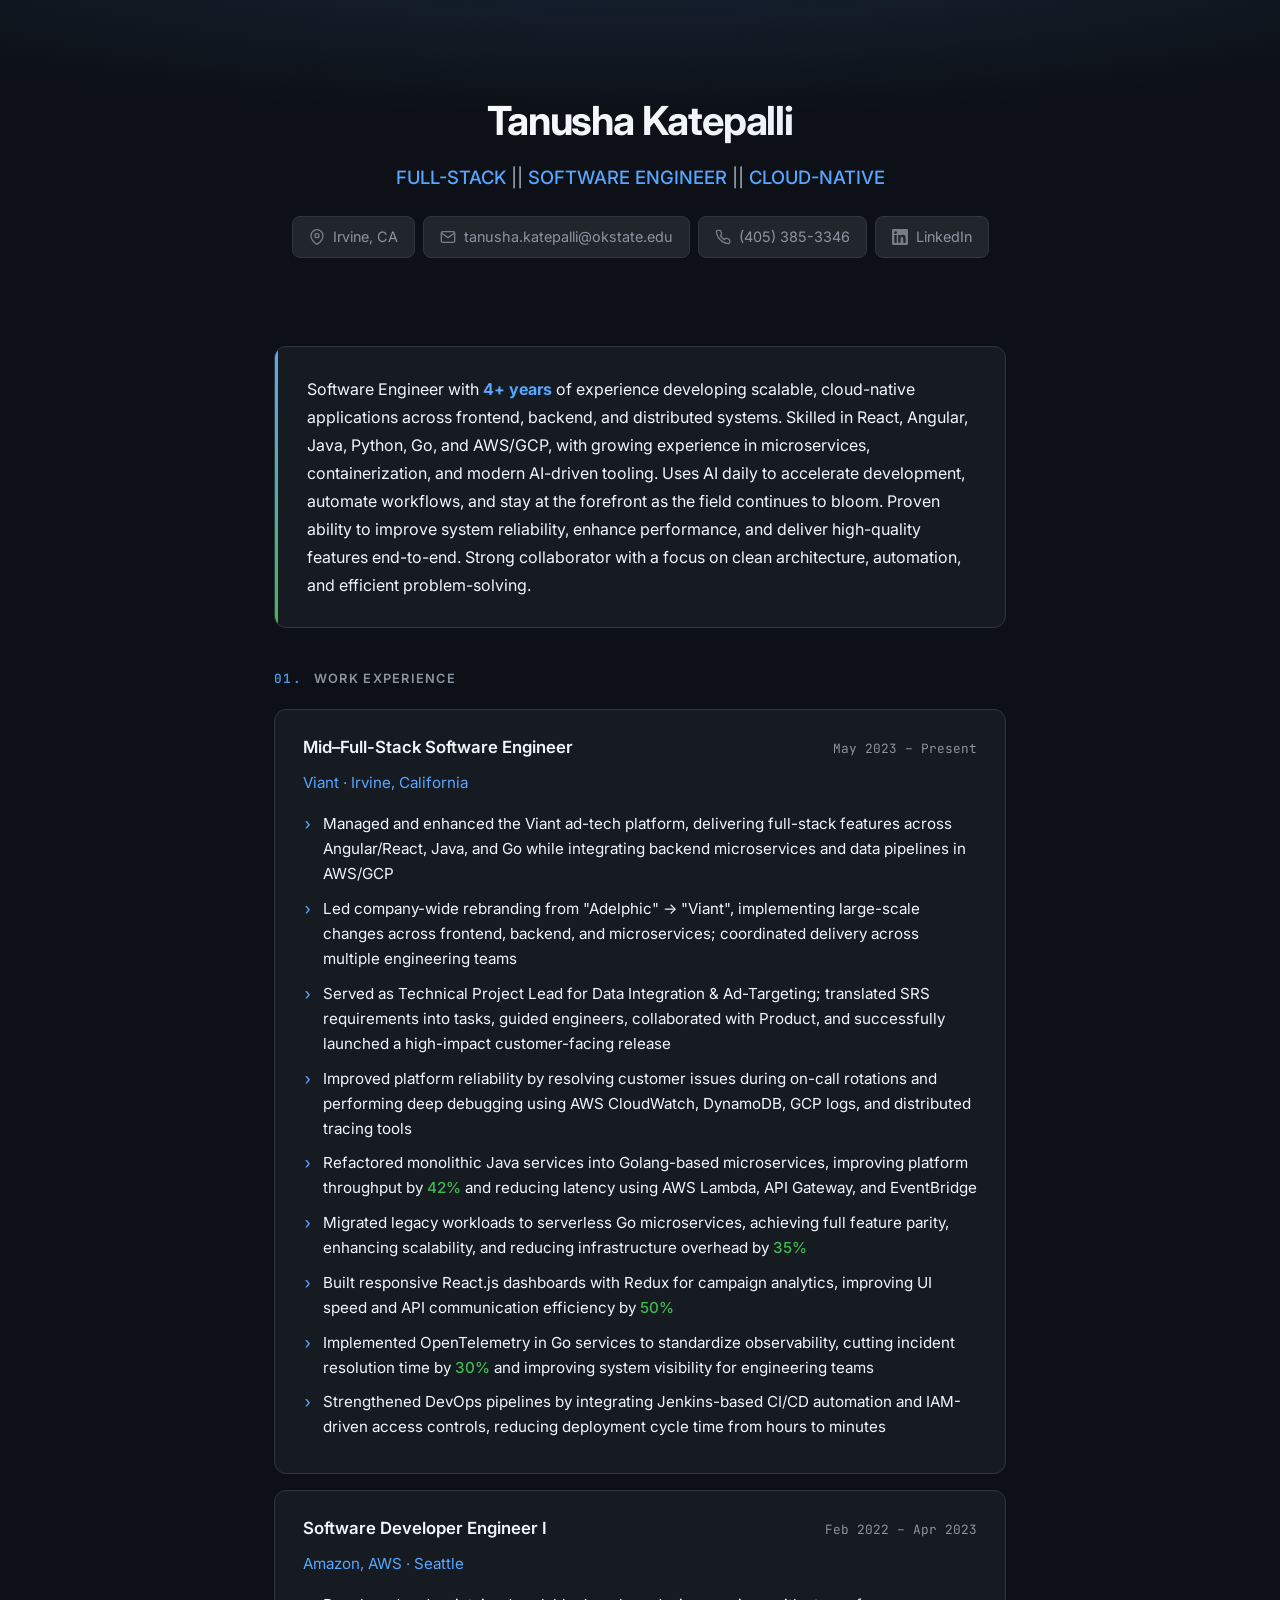
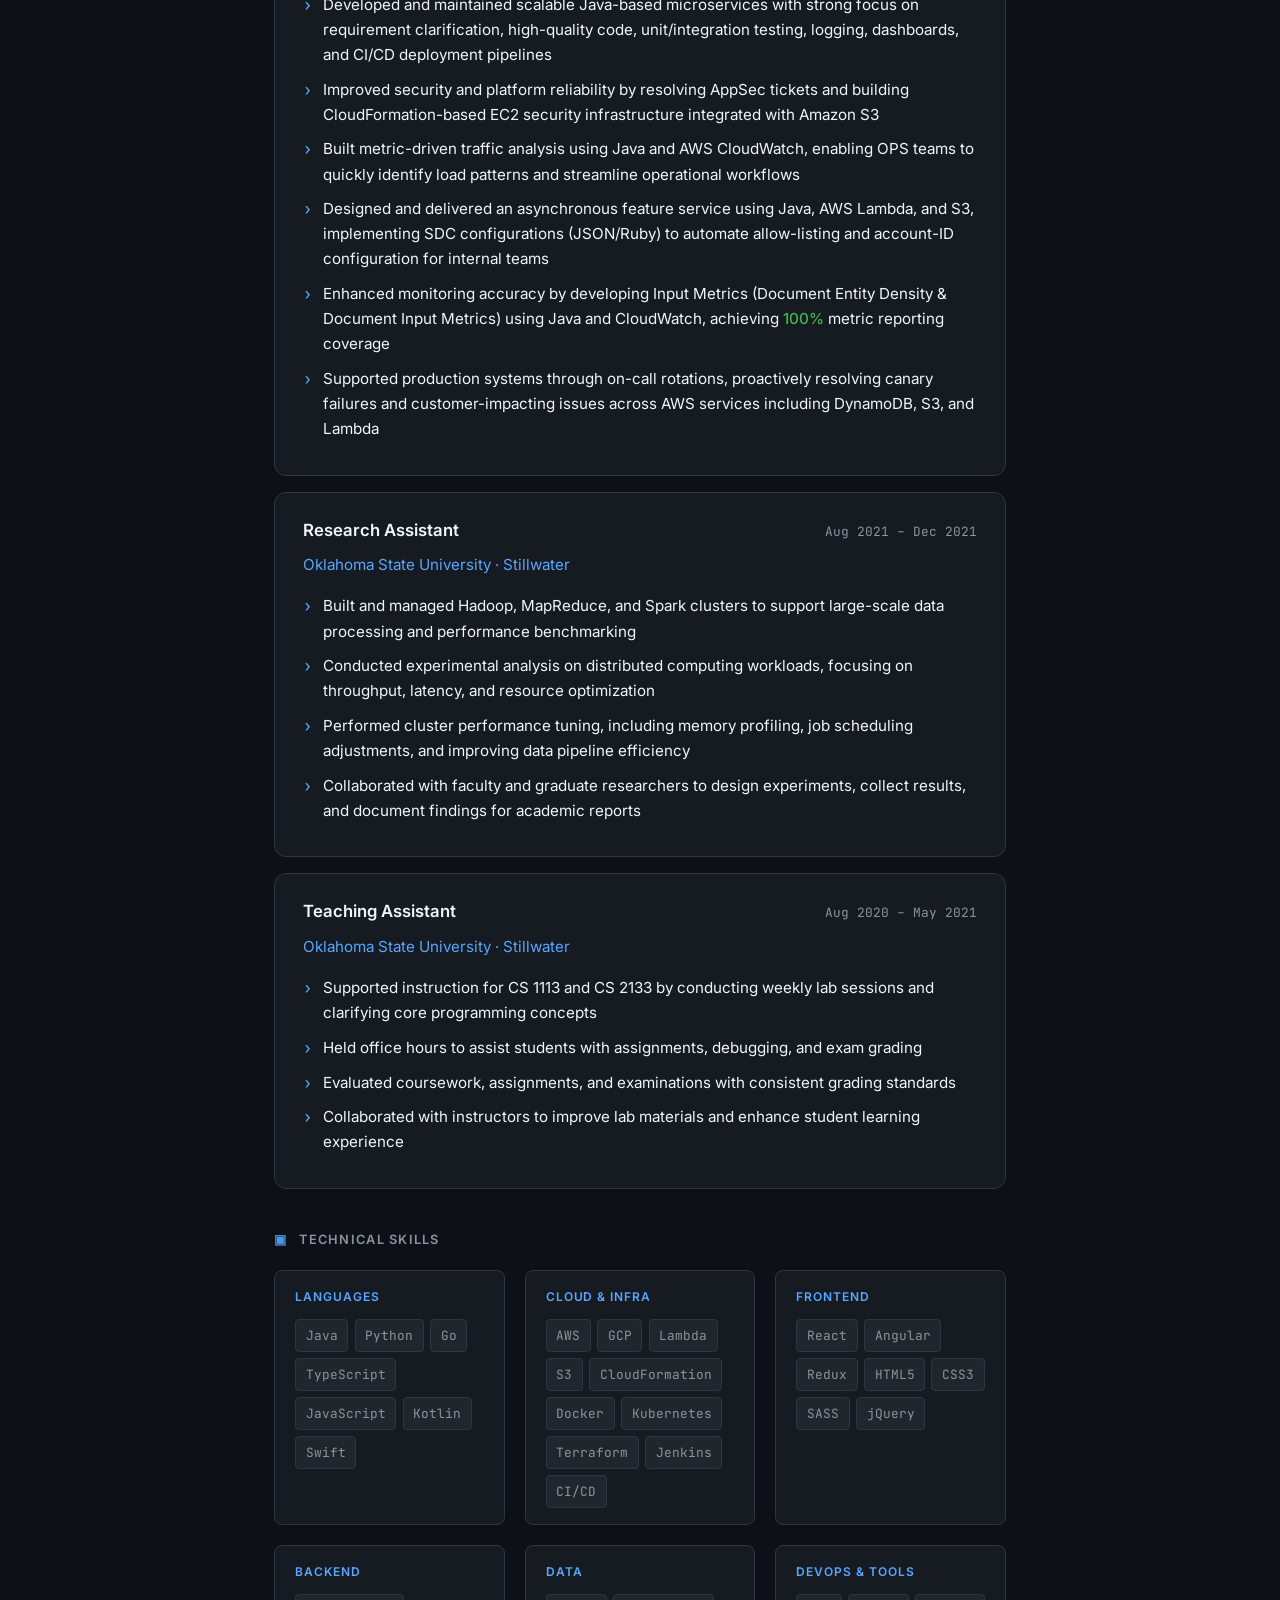
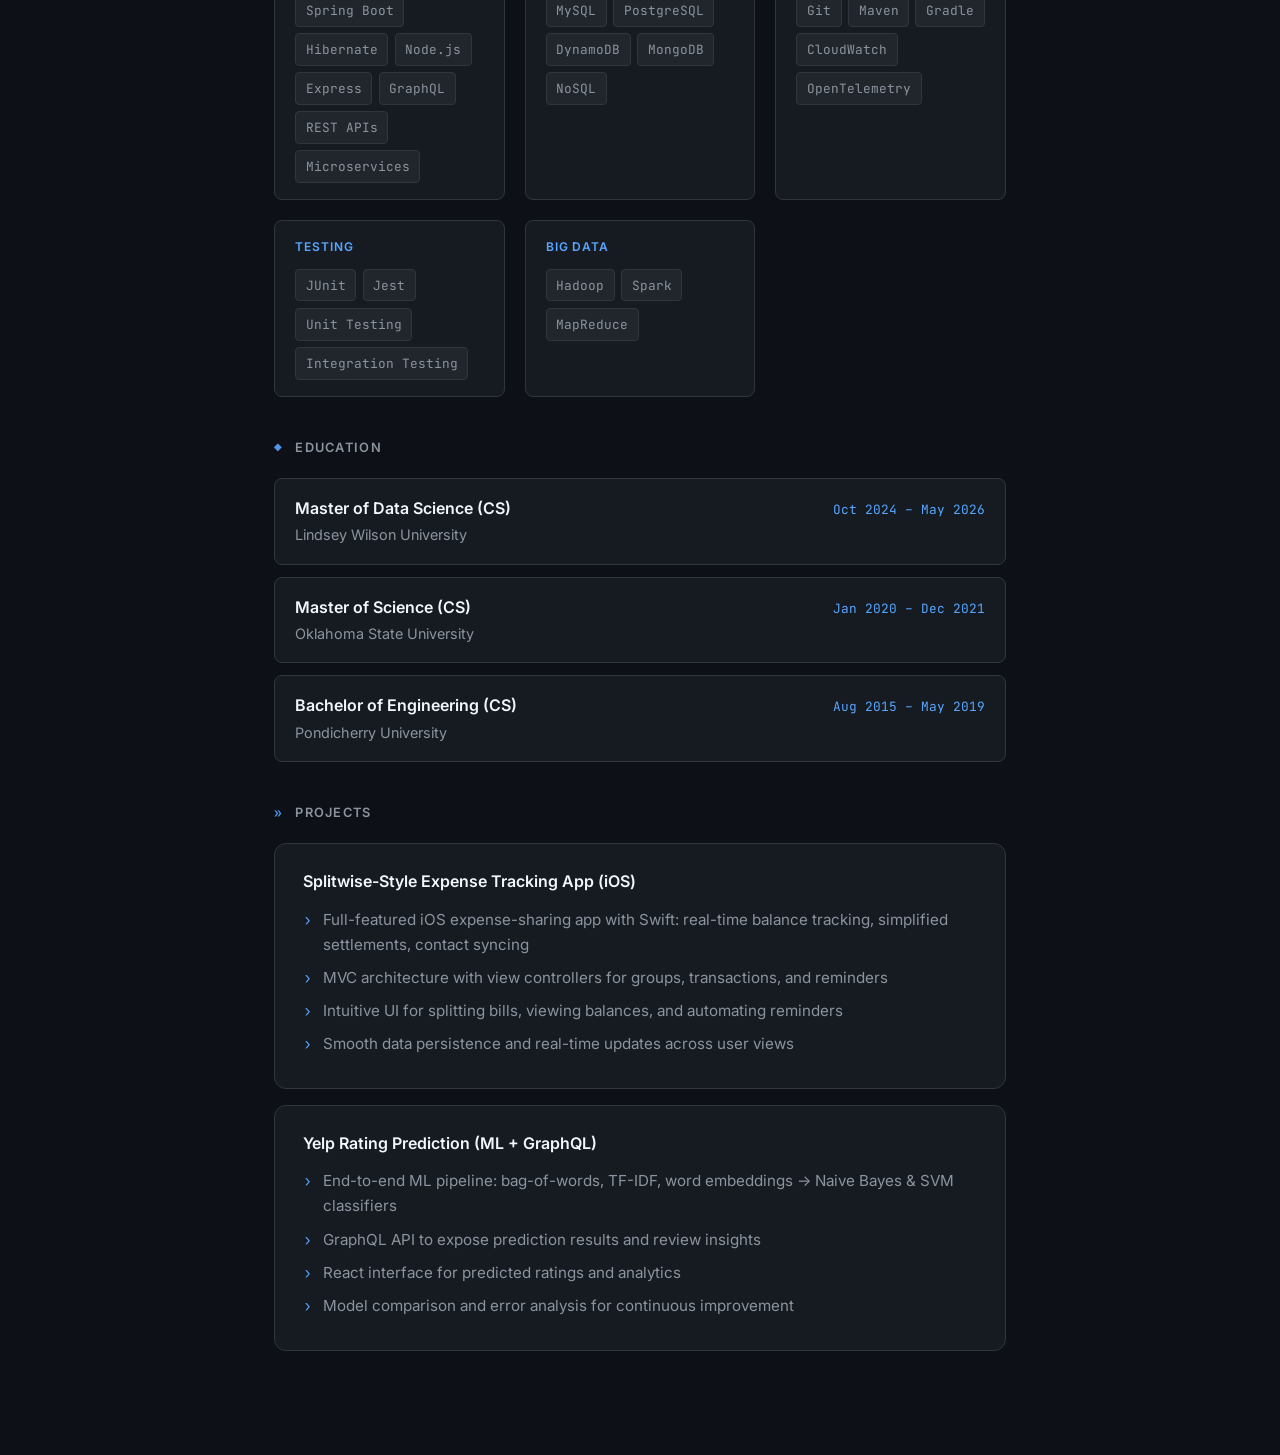
<file: Tanusha-Katepalli-Profile.html>
<!DOCTYPE html>
<html lang="en">
<head>
  <meta charset="UTF-8">
  <meta name="viewport" content="width=device-width, initial-scale=1.0">
  <title>Tanusha Katepalli | Software Engineer</title>
  <link rel="preconnect" href="https://fonts.googleapis.com">
  <link rel="preconnect" href="https://fonts.gstatic.com" crossorigin>
  <link href="https://fonts.googleapis.com/css2?family=Inter:wght@400;500;600;700&family=JetBrains+Mono:wght@400;500&display=swap" rel="stylesheet">
  <style>
    :root {
      --bg: #0d1117;
      --bg-elevated: #161b22;
      --surface: #21262d;
      --surface-hover: #30363d;
      --text: #f0f6fc;
      --text-muted: #8b949e;
      --accent: #58a6ff;
      --accent-glow: rgba(88, 166, 255, 0.15);
      --accent-dim: #79c0ff;
      --green: #3fb950;
      --border: #30363d;
      --radius: 8px;
      --radius-lg: 12px;
      --transition: 0.2s ease;
    }
    *, *::before, *::after { box-sizing: border-box; margin: 0; padding: 0; }
    html { scroll-behavior: smooth; }
    body {
      font-family: 'Inter', -apple-system, BlinkMacSystemFont, sans-serif;
      background: var(--bg);
      color: var(--text);
      line-height: 1.65;
      min-height: 100vh;
      -webkit-font-smoothing: antialiased;
    }
    body::before {
      content: "";
      position: fixed;
      top: 0; left: 0; right: 0; height: 400px;
      background: radial-gradient(ellipse 80% 50% at 50% -20%, var(--accent-glow), transparent);
      pointer-events: none;
      z-index: 0;
    }
    .container {
      position: relative;
      z-index: 1;
      max-width: 780px;
      margin: 0 auto;
      padding: 3rem 1.5rem 4rem;
    }
    header {
      text-align: center;
      margin-bottom: 3rem;
      padding: 2.5rem 0;
    }
    h1 {
      font-size: 2.5rem;
      font-weight: 700;
      letter-spacing: -0.03em;
      margin-bottom: 0.5rem;
      background: linear-gradient(135deg, #fff 0%, #e6edf3 100%);
      -webkit-background-clip: text;
      -webkit-text-fill-color: transparent;
      background-clip: text;
    }
    .tagline {
      font-size: 1.15rem;
      color: var(--text-muted);
      font-weight: 500;
      margin-bottom: 1.5rem;
    }
    .tagline span { color: var(--accent); }
    .contact-bar {
      display: flex;
      flex-wrap: wrap;
      justify-content: center;
      gap: 0.5rem;
    }
    .contact-link {
      display: inline-flex;
      align-items: center;
      gap: 0.5rem;
      padding: 0.5rem 1rem;
      background: var(--surface);
      border: 1px solid var(--border);
      border-radius: var(--radius);
      color: var(--text-muted);
      text-decoration: none;
      font-size: 0.9rem;
      transition: all var(--transition);
    }
    .contact-link:hover {
      background: var(--surface-hover);
      border-color: var(--accent);
      color: var(--accent);
    }
    a.contact-link { cursor: pointer; }
    span.contact-link { cursor: default; pointer-events: none; }
    .contact-link svg { flex-shrink: 0; opacity: 0.8; }
    .summary {
      background: var(--bg-elevated);
      border: 1px solid var(--border);
      border-radius: var(--radius-lg);
      padding: 1.75rem 2rem;
      margin-bottom: 2.5rem;
      font-size: 1rem;
      line-height: 1.75;
      position: relative;
      overflow: hidden;
    }
    .summary::before {
      content: "";
      position: absolute;
      left: 0; top: 0; bottom: 0;
      width: 3px;
      background: linear-gradient(180deg, var(--accent), var(--green));
      border-radius: 3px 0 0 3px;
    }
    .summary strong { color: var(--accent); }
    .section {
      margin-bottom: 2.5rem;
    }
    .section-title {
      display: flex;
      align-items: center;
      gap: 0.75rem;
      font-size: 0.8rem;
      font-weight: 600;
      text-transform: uppercase;
      letter-spacing: 0.1em;
      color: var(--text-muted);
      margin-bottom: 1.25rem;
    }
    .section-title::before {
      font-family: 'JetBrains Mono', monospace;
      color: var(--accent);
      opacity: 0.9;
    }
    .section-title--experience::before { content: "01."; }
    .section-title--skills::before { content: "▣"; }
    .section-title--education::before { content: "◆"; }
    .section-title--projects::before { content: "»"; }
    .card {
      background: var(--bg-elevated);
      border: 1px solid var(--border);
      border-radius: var(--radius-lg);
      padding: 1.5rem 1.75rem;
      margin-bottom: 1rem;
      transition: border-color var(--transition), box-shadow var(--transition);
    }
    .card:hover {
      border-color: var(--surface-hover);
      box-shadow: 0 4px 12px rgba(0, 0, 0, 0.3);
    }
    .card-header {
      display: flex;
      flex-wrap: wrap;
      justify-content: space-between;
      align-items: baseline;
      gap: 0.5rem;
      margin-bottom: 0.5rem;
    }
    .card-title { font-weight: 600; font-size: 1.05rem; }
    .card-meta {
      font-family: 'JetBrains Mono', monospace;
      font-size: 0.8rem;
      color: var(--text-muted);
    }
    .card-subtitle {
      color: var(--accent);
      font-size: 0.95rem;
      margin-bottom: 1rem;
    }
    .card ul { list-style: none; }
    .card li {
      position: relative;
      padding-left: 1.25rem;
      margin-bottom: 0.6rem;
      font-size: 0.95rem;
    }
    .card li::before {
      content: "›";
      position: absolute;
      left: 0;
      font-family: 'JetBrains Mono', monospace;
      color: var(--accent);
      font-weight: 500;
    }
    .highlight { color: var(--green); font-weight: 500; }
    .skills-grid {
      display: grid;
      grid-template-columns: repeat(auto-fill, minmax(200px, 1fr));
      gap: 1.25rem;
    }
    .skill-group {
      background: var(--bg-elevated);
      border: 1px solid var(--border);
      border-radius: var(--radius);
      padding: 1rem 1.25rem;
      transition: border-color var(--transition);
    }
    .skill-group:hover { border-color: var(--surface-hover); }
    .skill-group-title {
      font-size: 0.75rem;
      font-weight: 600;
      text-transform: uppercase;
      letter-spacing: 0.08em;
      color: var(--accent);
      margin-bottom: 0.75rem;
    }
    .skill-tags {
      display: flex;
      flex-wrap: wrap;
      gap: 0.4rem;
    }
    .skill-tag {
      font-family: 'JetBrains Mono', monospace;
      font-size: 0.8rem;
      background: var(--surface);
      border: 1px solid var(--border);
      padding: 0.3rem 0.6rem;
      border-radius: 4px;
      color: var(--text-muted);
    }
    .edu-card {
      display: flex;
      flex-wrap: wrap;
      justify-content: space-between;
      align-items: baseline;
      gap: 0.5rem;
      background: var(--bg-elevated);
      border: 1px solid var(--border);
      border-radius: var(--radius);
      padding: 1rem 1.25rem;
      margin-bottom: 0.75rem;
      transition: border-color var(--transition);
    }
    .edu-card:hover { border-color: var(--surface-hover); }
    .edu-degree { font-weight: 600; }
    .edu-school { color: var(--text-muted); font-size: 0.9rem; }
    .edu-date { font-family: 'JetBrains Mono', monospace; font-size: 0.8rem; color: var(--accent); }
    .project-card {
      background: var(--bg-elevated);
      border: 1px solid var(--border);
      border-radius: var(--radius-lg);
      padding: 1.5rem 1.75rem;
      margin-bottom: 1rem;
      transition: border-color var(--transition), box-shadow var(--transition);
    }
    .project-card:hover {
      border-color: var(--surface-hover);
      box-shadow: 0 4px 12px rgba(0, 0, 0, 0.3);
    }
    .project-title {
      font-weight: 600;
      margin-bottom: 0.75rem;
      color: var(--text);
    }
    .project-card ul { list-style: none; }
    .project-card li {
      position: relative;
      padding-left: 1.25rem;
      margin-bottom: 0.5rem;
      font-size: 0.95rem;
      color: var(--text-muted);
    }
    .project-card li::before {
      content: "›";
      position: absolute;
      left: 0;
      font-family: 'JetBrains Mono', monospace;
      color: var(--accent);
    }
    @media (max-width: 640px) {
      .container { padding: 2rem 1rem; }
      h1 { font-size: 2rem; }
      .contact-bar { flex-direction: column; align-items: center; }
      .contact-link { width: 100%; justify-content: center; }
    }
    @media print {
      body::before { display: none; }
      body { background: #fff; color: #111; }
      .card, .summary, .skill-group, .edu-card, .project-card {
        border-color: #d0d7de;
        box-shadow: none;
      }
      .contact-link { border-color: #d0d7de; }
      .section-title::before, .highlight { color: #0969da; }
      .card-subtitle, .skill-group-title, .edu-date { color: #0969da; }
    }
  </style>
</head>
<body>
  <div class="container">
    <header>
      <h1>Tanusha Katepalli</h1>
      <p class="tagline"><span>FULL-STACK</span> || <span>SOFTWARE ENGINEER</span> || <span>CLOUD-NATIVE</span></p>
      <div class="contact-bar">
        <span class="contact-link">
          <svg width="16" height="16" viewBox="0 0 24 24" fill="none" stroke="currentColor" stroke-width="2"><path d="M21 10c0 7-9 13-9 13s-9-6-9-13a9 9 0 0 1 18 0z"/><circle cx="12" cy="10" r="3"/></svg>
          Irvine, CA
        </span>
        <a href="mailto:tanusha.katepalli@okstate.edu" class="contact-link">
          <svg width="16" height="16" viewBox="0 0 24 24" fill="none" stroke="currentColor" stroke-width="2"><path d="M4 4h16c1.1 0 2 .9 2 2v12c0 1.1-.9 2-2 2H4c-1.1 0-2-.9-2-2V6c0-1.1.9-2 2-2z"/><polyline points="22,6 12,13 2,6"/></svg>
          tanusha.katepalli@okstate.edu
        </a>
        <a href="tel:+14053853346" class="contact-link">
          <svg width="16" height="16" viewBox="0 0 24 24" fill="none" stroke="currentColor" stroke-width="2"><path d="M22 16.92v3a2 2 0 0 1-2.18 2 19.79 19.79 0 0 1-8.63-3.07 19.5 19.5 0 0 1-6-6 19.79 19.79 0 0 1-3.07-8.67A2 2 0 0 1 4.11 2h3a2 2 0 0 1 2 1.72 12.84 12.84 0 0 0 .7 2.81 2 2 0 0 1-.45 2.11L8.09 9.91a16 16 0 0 0 6 6l1.27-1.27a2 2 0 0 1 2.11-.45 12.84 12.84 0 0 0 2.81.7A2 2 0 0 1 22 16.92z"/></svg>
          (405) 385-3346
        </a>
        <a href="https://linkedin.com/in/tanushakatepalli/" target="_blank" rel="noopener" class="contact-link">
          <svg width="16" height="16" viewBox="0 0 24 24" fill="currentColor"><path d="M20.447 20.452h-3.554v-5.569c0-1.328-.027-3.037-1.852-3.037-1.853 0-2.136 1.445-2.136 2.939v5.667H9.351V9h3.414v1.561h.046c.477-.9 1.637-1.85 3.37-1.85 3.601 0 4.267 2.37 4.267 5.455v6.286zM5.337 7.433c-1.144 0-2.063-.926-2.063-2.065 0-1.138.92-2.063 2.063-2.063 1.14 0 2.064.925 2.064 2.063 0 1.139-.925 2.065-2.064 2.065zm1.782 13.019H3.555V9h3.564v11.452zM22.225 0H1.771C.792 0 0 .774 0 1.729v20.542C0 23.227.792 24 1.771 24h20.451C23.2 24 24 23.227 24 22.271V1.729C24 .774 23.2 0 22.222 0h.003z"/></svg>
          LinkedIn
        </a>
      </div>
    </header>

    <div class="summary">
      Software Engineer with <strong>4+ years</strong> of experience developing scalable, cloud-native applications across frontend, backend, and distributed systems. Skilled in React, Angular, Java, Python, Go, and AWS/GCP, with growing experience in microservices, containerization, and modern AI-driven tooling. Uses AI daily to accelerate development, automate workflows, and stay at the forefront as the field continues to bloom. Proven ability to improve system reliability, enhance performance, and deliver high-quality features end-to-end. Strong collaborator with a focus on clean architecture, automation, and efficient problem-solving.
    </div>

    <section class="section">
      <h2 class="section-title section-title--experience">Work Experience</h2>
      <div class="card">
        <div class="card-header">
          <span class="card-title">Mid–Full-Stack Software Engineer</span>
          <span class="card-meta">May 2023 – Present</span>
        </div>
        <div class="card-subtitle">Viant · Irvine, California</div>
        <ul>
          <li>Managed and enhanced the Viant ad-tech platform, delivering full-stack features across Angular/React, Java, and Go while integrating backend microservices and data pipelines in AWS/GCP</li>
          <li>Led company-wide rebranding from "Adelphic" → "Viant", implementing large-scale changes across frontend, backend, and microservices; coordinated delivery across multiple engineering teams</li>
          <li>Served as Technical Project Lead for Data Integration & Ad-Targeting; translated SRS requirements into tasks, guided engineers, collaborated with Product, and successfully launched a high-impact customer-facing release</li>
          <li>Improved platform reliability by resolving customer issues during on-call rotations and performing deep debugging using AWS CloudWatch, DynamoDB, GCP logs, and distributed tracing tools</li>
          <li>Refactored monolithic Java services into Golang-based microservices, improving platform throughput by <span class="highlight">42%</span> and reducing latency using AWS Lambda, API Gateway, and EventBridge</li>
          <li>Migrated legacy workloads to serverless Go microservices, achieving full feature parity, enhancing scalability, and reducing infrastructure overhead by <span class="highlight">35%</span></li>
          <li>Built responsive React.js dashboards with Redux for campaign analytics, improving UI speed and API communication efficiency by <span class="highlight">50%</span></li>
          <li>Implemented OpenTelemetry in Go services to standardize observability, cutting incident resolution time by <span class="highlight">30%</span> and improving system visibility for engineering teams</li>
          <li>Strengthened DevOps pipelines by integrating Jenkins-based CI/CD automation and IAM-driven access controls, reducing deployment cycle time from hours to minutes</li>
        </ul>
      </div>
      <div class="card">
        <div class="card-header">
          <span class="card-title">Software Developer Engineer I</span>
          <span class="card-meta">Feb 2022 – Apr 2023</span>
        </div>
        <div class="card-subtitle">Amazon, AWS · Seattle</div>
        <ul>
          <li>Developed and maintained scalable Java-based microservices with strong focus on requirement clarification, high-quality code, unit/integration testing, logging, dashboards, and CI/CD deployment pipelines</li>
          <li>Improved security and platform reliability by resolving AppSec tickets and building CloudFormation-based EC2 security infrastructure integrated with Amazon S3</li>
          <li>Built metric-driven traffic analysis using Java and AWS CloudWatch, enabling OPS teams to quickly identify load patterns and streamline operational workflows</li>
          <li>Designed and delivered an asynchronous feature service using Java, AWS Lambda, and S3, implementing SDC configurations (JSON/Ruby) to automate allow-listing and account-ID configuration for internal teams</li>
          <li>Enhanced monitoring accuracy by developing Input Metrics (Document Entity Density & Document Input Metrics) using Java and CloudWatch, achieving <span class="highlight">100%</span> metric reporting coverage</li>
          <li>Supported production systems through on-call rotations, proactively resolving canary failures and customer-impacting issues across AWS services including DynamoDB, S3, and Lambda</li>
        </ul>
      </div>
      <div class="card">
        <div class="card-header">
          <span class="card-title">Research Assistant</span>
          <span class="card-meta">Aug 2021 – Dec 2021</span>
        </div>
        <div class="card-subtitle">Oklahoma State University · Stillwater</div>
        <ul>
          <li>Built and managed Hadoop, MapReduce, and Spark clusters to support large-scale data processing and performance benchmarking</li>
          <li>Conducted experimental analysis on distributed computing workloads, focusing on throughput, latency, and resource optimization</li>
          <li>Performed cluster performance tuning, including memory profiling, job scheduling adjustments, and improving data pipeline efficiency</li>
          <li>Collaborated with faculty and graduate researchers to design experiments, collect results, and document findings for academic reports</li>
        </ul>
      </div>
      <div class="card">
        <div class="card-header">
          <span class="card-title">Teaching Assistant</span>
          <span class="card-meta">Aug 2020 – May 2021</span>
        </div>
        <div class="card-subtitle">Oklahoma State University · Stillwater</div>
        <ul>
          <li>Supported instruction for CS 1113 and CS 2133 by conducting weekly lab sessions and clarifying core programming concepts</li>
          <li>Held office hours to assist students with assignments, debugging, and exam grading</li>
          <li>Evaluated coursework, assignments, and examinations with consistent grading standards</li>
          <li>Collaborated with instructors to improve lab materials and enhance student learning experience</li>
        </ul>
      </div>
    </section>

    <section class="section">
      <h2 class="section-title section-title--skills">Technical Skills</h2>
      <div class="skills-grid">
        <div class="skill-group">
          <div class="skill-group-title">Languages</div>
          <div class="skill-tags">
            <span class="skill-tag">Java</span>
            <span class="skill-tag">Python</span>
            <span class="skill-tag">Go</span>
            <span class="skill-tag">TypeScript</span>
            <span class="skill-tag">JavaScript</span>
            <span class="skill-tag">Kotlin</span>
            <span class="skill-tag">Swift</span>
          </div>
        </div>
        <div class="skill-group">
          <div class="skill-group-title">Cloud & Infra</div>
          <div class="skill-tags">
            <span class="skill-tag">AWS</span>
            <span class="skill-tag">GCP</span>
            <span class="skill-tag">Lambda</span>
            <span class="skill-tag">S3</span>
            <span class="skill-tag">CloudFormation</span>
            <span class="skill-tag">Docker</span>
            <span class="skill-tag">Kubernetes</span>
            <span class="skill-tag">Terraform</span>
            <span class="skill-tag">Jenkins</span>
            <span class="skill-tag">CI/CD</span>
          </div>
        </div>
        <div class="skill-group">
          <div class="skill-group-title">Frontend</div>
          <div class="skill-tags">
            <span class="skill-tag">React</span>
            <span class="skill-tag">Angular</span>
            <span class="skill-tag">Redux</span>
            <span class="skill-tag">HTML5</span>
            <span class="skill-tag">CSS3</span>
            <span class="skill-tag">SASS</span>
            <span class="skill-tag">jQuery</span>
          </div>
        </div>
        <div class="skill-group">
          <div class="skill-group-title">Backend</div>
          <div class="skill-tags">
            <span class="skill-tag">Spring Boot</span>
            <span class="skill-tag">Hibernate</span>
            <span class="skill-tag">Node.js</span>
            <span class="skill-tag">Express</span>
            <span class="skill-tag">GraphQL</span>
            <span class="skill-tag">REST APIs</span>
            <span class="skill-tag">Microservices</span>
          </div>
        </div>
        <div class="skill-group">
          <div class="skill-group-title">Data</div>
          <div class="skill-tags">
            <span class="skill-tag">MySQL</span>
            <span class="skill-tag">PostgreSQL</span>
            <span class="skill-tag">DynamoDB</span>
            <span class="skill-tag">MongoDB</span>
            <span class="skill-tag">NoSQL</span>
          </div>
        </div>
        <div class="skill-group">
          <div class="skill-group-title">DevOps & Tools</div>
          <div class="skill-tags">
            <span class="skill-tag">Git</span>
            <span class="skill-tag">Maven</span>
            <span class="skill-tag">Gradle</span>
            <span class="skill-tag">CloudWatch</span>
            <span class="skill-tag">OpenTelemetry</span>
          </div>
        </div>
        <div class="skill-group">
          <div class="skill-group-title">Testing</div>
          <div class="skill-tags">
            <span class="skill-tag">JUnit</span>
            <span class="skill-tag">Jest</span>
            <span class="skill-tag">Unit Testing</span>
            <span class="skill-tag">Integration Testing</span>
          </div>
        </div>
        <div class="skill-group">
          <div class="skill-group-title">Big Data</div>
          <div class="skill-tags">
            <span class="skill-tag">Hadoop</span>
            <span class="skill-tag">Spark</span>
            <span class="skill-tag">MapReduce</span>
          </div>
        </div>
      </div>
    </section>

    <section class="section">
      <h2 class="section-title section-title--education">Education</h2>
      <div class="edu-card">
        <div><span class="edu-degree">Master of Data Science (CS)</span><br><span class="edu-school">Lindsey Wilson University</span></div>
        <span class="edu-date">Oct 2024 – May 2026</span>
      </div>
      <div class="edu-card">
        <div><span class="edu-degree">Master of Science (CS)</span><br><span class="edu-school">Oklahoma State University</span></div>
        <span class="edu-date">Jan 2020 – Dec 2021</span>
      </div>
      <div class="edu-card">
        <div><span class="edu-degree">Bachelor of Engineering (CS)</span><br><span class="edu-school">Pondicherry University</span></div>
        <span class="edu-date">Aug 2015 – May 2019</span>
      </div>
    </section>

    <section class="section">
      <h2 class="section-title section-title--projects">Projects</h2>
      <div class="project-card">
        <div class="project-title">Splitwise-Style Expense Tracking App (iOS)</div>
        <ul>
          <li>Full-featured iOS expense-sharing app with Swift: real-time balance tracking, simplified settlements, contact syncing</li>
          <li>MVC architecture with view controllers for groups, transactions, and reminders</li>
          <li>Intuitive UI for splitting bills, viewing balances, and automating reminders</li>
          <li>Smooth data persistence and real-time updates across user views</li>
        </ul>
      </div>
      <div class="project-card">
        <div class="project-title">Yelp Rating Prediction (ML + GraphQL)</div>
        <ul>
          <li>End-to-end ML pipeline: bag-of-words, TF-IDF, word embeddings → Naive Bayes & SVM classifiers</li>
          <li>GraphQL API to expose prediction results and review insights</li>
          <li>React interface for predicted ratings and analytics</li>
          <li>Model comparison and error analysis for continuous improvement</li>
        </ul>
      </div>
    </section>
  </div>
</body>
</html>
</file>
